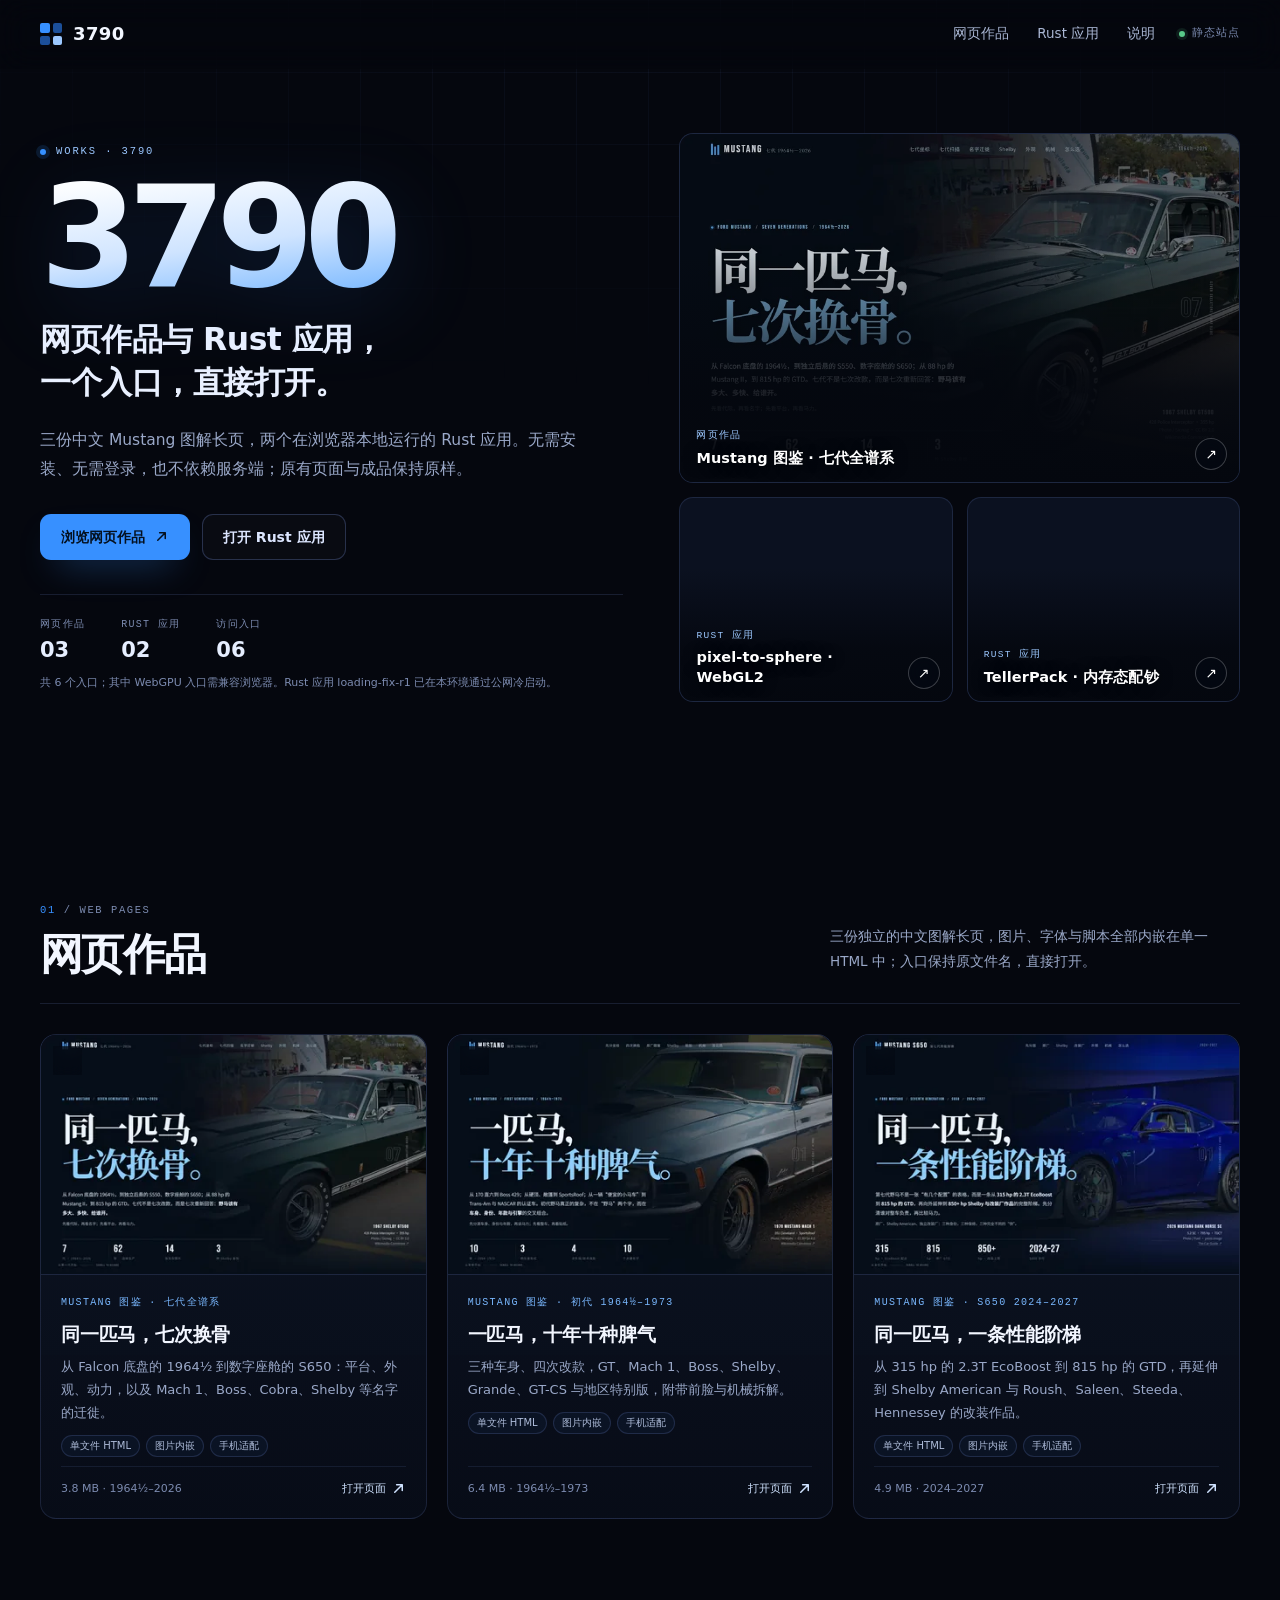
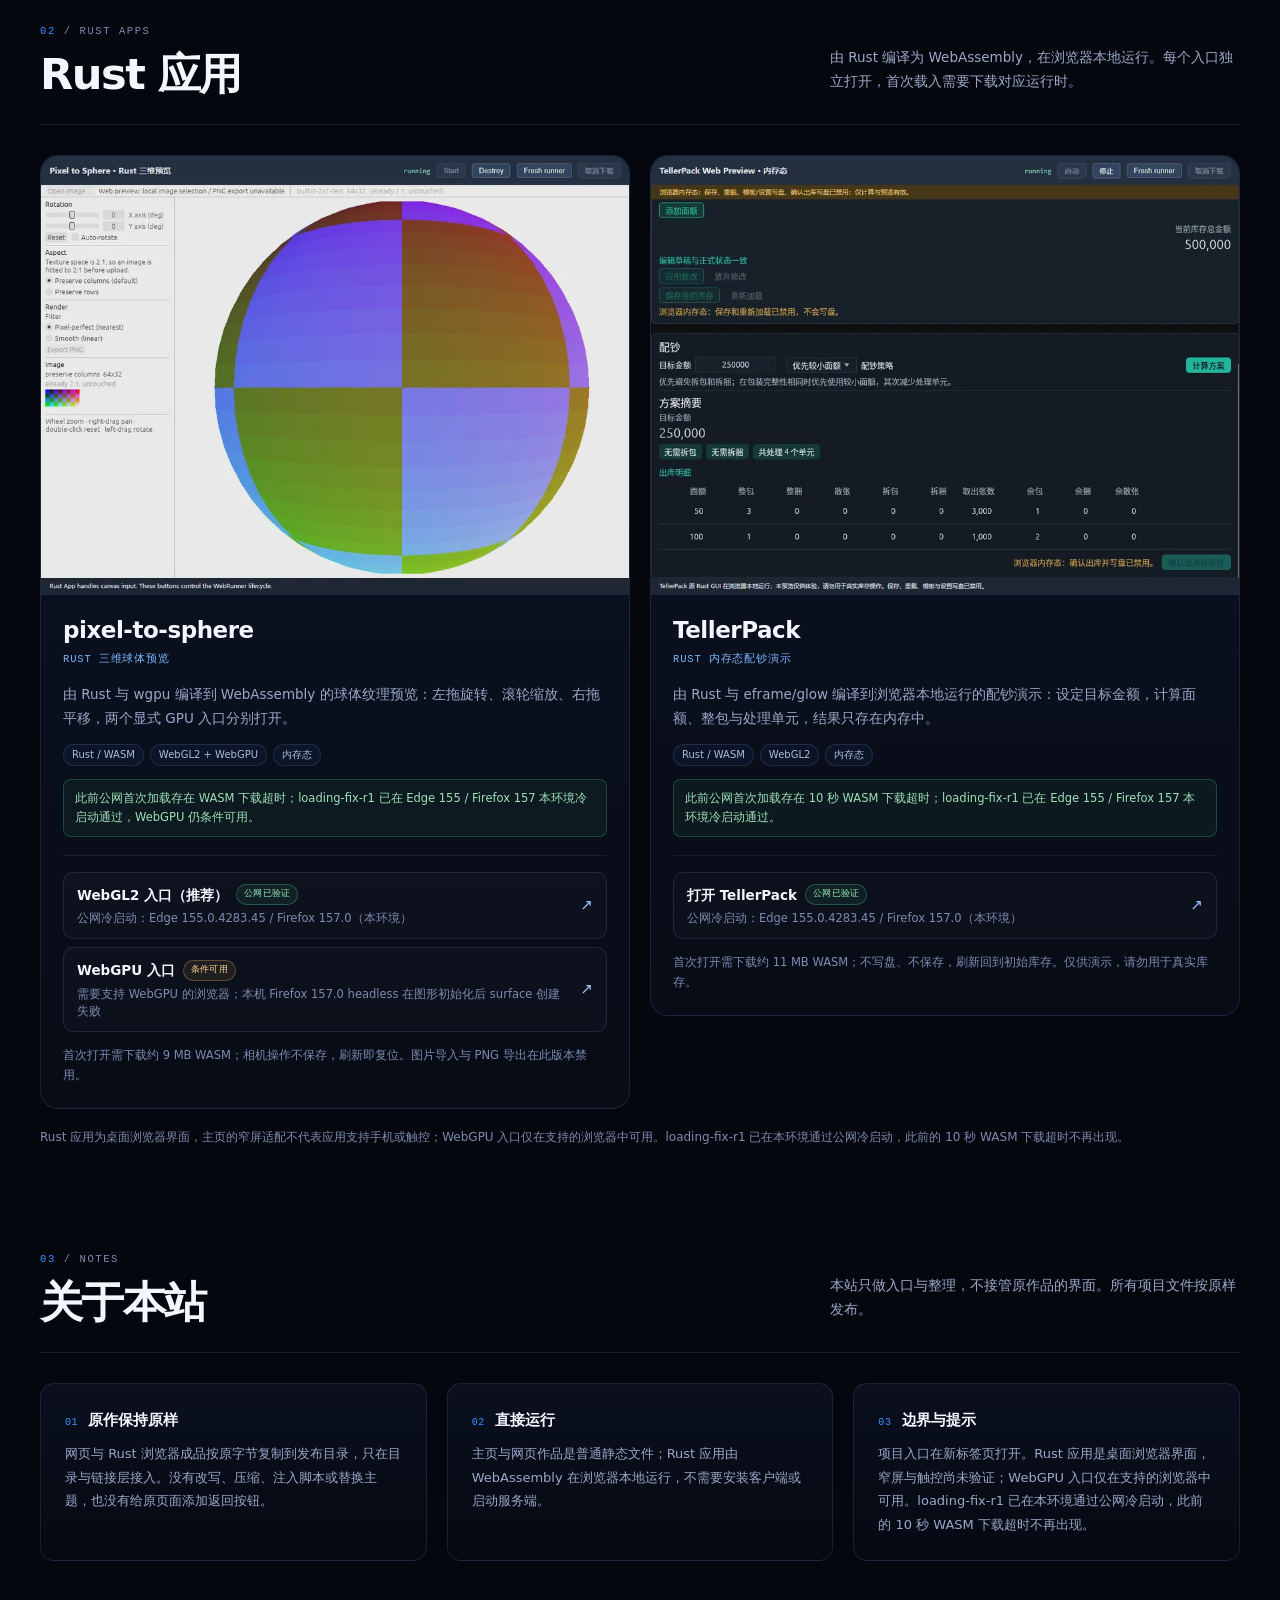
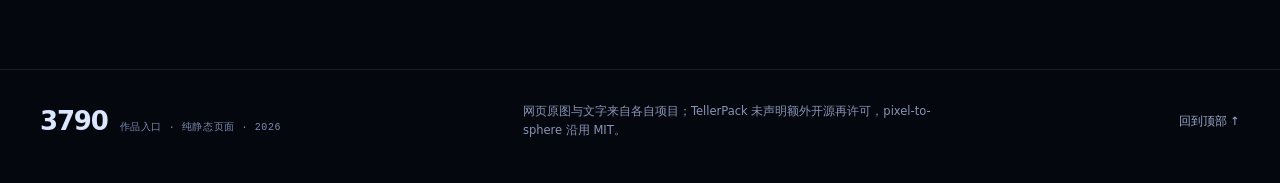
<file: docs/index.html>
<!doctype html>
<html lang="zh-CN">
<head>
  <meta charset="utf-8">
  <meta name="viewport" content="width=device-width, initial-scale=1">
  <title>3790 · 网页作品与 Rust 应用</title>
  <meta name="description" content="3790 的作品入口：三份中文 Mustang 网页图解，以及两个在浏览器本地运行的 Rust 应用。无需安装，直接打开。">
  <meta name="theme-color" content="#05070e">
  <meta name="color-scheme" content="dark">
  <meta property="og:type" content="website">
  <meta property="og:title" content="3790 · 网页作品与 Rust 应用">
  <meta property="og:description" content="3790 的作品入口：三份中文 Mustang 网页图解，以及两个在浏览器本地运行的 Rust 应用。无需安装，直接打开。">
  <link rel="icon" href="assets/favicon.svg" type="image/svg+xml">
  <link rel="stylesheet" href="assets/styles.css">
  <script src="assets/main.js" defer></script>
</head>
<body id="top">
  <a class="skip-link" href="#main">跳到主要内容</a>

  <header class="site-header">
    <div class="shell header-inner">
      <a class="brand" href="./" aria-label="3790 首页">
        <span class="brand-glyph" aria-hidden="true"><i></i><i></i><i></i><i></i></span>
        <span class="brand-word">3790</span>
      </a>
      <nav class="site-nav" aria-label="主导航">
        <a href="#web">网页作品</a>
        <a href="#rust">Rust 应用</a>
        <a href="#about">说明</a>
      </nav>
      <p class="header-meta"><span class="status-dot" aria-hidden="true"></span>静态站点</p>
    </div>
  </header>

  <main id="main">
    <section class="hero shell" aria-labelledby="hero-title">
      <div class="hero-copy">
        <p class="eyebrow"><span class="eyebrow-dot" aria-hidden="true"></span>WORKS · 3790</p>
        <h1 class="hero-title" id="hero-title">
          <span class="hero-num">3790</span>
          <span class="hero-tagline">网页作品与 Rust 应用，<br>一个入口，直接打开。</span>
        </h1>
        <p class="lede">三份中文 Mustang 图解长页，两个在浏览器本地运行的 Rust 应用。无需安装、无需登录，也不依赖服务端；原有页面与成品保持原样。</p>
        <div class="hero-actions">
          <a class="btn btn-primary" href="#web">浏览网页作品<svg viewBox="0 0 16 16" width="15" height="15" aria-hidden="true" focusable="false"><path d="M4 12 12 4M6 4h6v6" fill="none" stroke="currentColor" stroke-width="1.6" stroke-linecap="round" stroke-linejoin="round"/></svg></a>
          <a class="btn btn-ghost" href="#rust">打开 Rust 应用</a>
        </div>
        <dl class="facts" aria-label="站点概况">
          <div class="fact"><dt>网页作品</dt><dd>03</dd></div>
          <div class="fact"><dt>Rust 应用</dt><dd>02</dd></div>
          <div class="fact"><dt>访问入口</dt><dd>06</dd></div>
        </dl>
        <p class="facts-note">共 6 个入口；其中 WebGPU 入口需兼容浏览器。Rust 应用 loading-fix-r1 已在本环境通过公网冷启动。</p>
      </div>
      <div class="hero-gallery" aria-label="精选入口">
        <a class="tile tile--feature" href="pages/mustang-atlas/mustang-all-generations.html" target="_blank" rel="noopener noreferrer" aria-label="Mustang 图鉴 · 七代全谱系（在新标签页打开）">
          <img src="assets/previews/mustang-all-generations-880.webp" srcset="assets/previews/mustang-all-generations-440.webp 440w, assets/previews/mustang-all-generations-880.webp 880w" sizes="(max-width: 860px) 82vw, (max-width: 1080px) 31vw, 47vw" width="880" height="550" alt="" fetchpriority="high" decoding="async">
          <span class="tile-caption"><span class="tile-kicker">网页作品</span><strong>Mustang 图鉴 · 七代全谱系</strong></span>
          <span class="tile-go" aria-hidden="true">↗</span>
        </a>
        <a class="tile" href="apps/pixel-to-sphere/webgl2/index.html" target="_blank" rel="noopener noreferrer" aria-label="pixel-to-sphere · WebGL2（在新标签页打开）">
          <img src="assets/previews/pixel-webgl2-880.webp" srcset="assets/previews/pixel-webgl2-440.webp 440w, assets/previews/pixel-webgl2-880.webp 880w" sizes="(max-width: 860px) 82vw, (max-width: 1080px) 31vw, 24vw" width="880" height="656" alt="" decoding="async">
          <span class="tile-caption"><span class="tile-kicker">Rust 应用</span><strong>pixel-to-sphere · WebGL2</strong></span>
          <span class="tile-go" aria-hidden="true">↗</span>
        </a>
        <a class="tile" href="apps/tellerpack/index.html" target="_blank" rel="noopener noreferrer" aria-label="TellerPack · 内存态配钞（在新标签页打开）">
          <img src="assets/previews/tellerpack-glow-880.webp" srcset="assets/previews/tellerpack-glow-440.webp 440w, assets/previews/tellerpack-glow-880.webp 880w" sizes="(max-width: 860px) 82vw, (max-width: 1080px) 31vw, 24vw" width="880" height="656" alt="" decoding="async">
          <span class="tile-caption"><span class="tile-kicker">Rust 应用</span><strong>TellerPack · 内存态配钞</strong></span>
          <span class="tile-go" aria-hidden="true">↗</span>
        </a>
      </div>
    </section>

    <section class="section shell" id="web" aria-labelledby="web-title">
      <div class="section-head">
        <div>
          <p class="section-kicker"><span>01</span> / WEB PAGES</p>
          <h2 id="web-title">网页作品</h2>
        </div>
        <p class="section-note">三份独立的中文图解长页，图片、字体与脚本全部内嵌在单一 HTML 中；入口保持原文件名，直接打开。</p>
      </div>
      <div class="work-grid">
        <article class="work-card">
          <div class="work-media">
            <img src="assets/previews/mustang-all-generations-880.webp" srcset="assets/previews/mustang-all-generations-440.webp 440w, assets/previews/mustang-all-generations-880.webp 880w" sizes="(max-width: 720px) 92vw, (max-width: 1080px) 45vw, 30vw" width="880" height="550" alt="Mustang 七代全谱系页面顶部：深蓝背景上的白色大标题“同一匹马，七次换骨”，右侧是一辆绿色 1967 Shelby GT500。" loading="lazy" decoding="async">
            <span class="work-index" aria-hidden="true">01</span>
          </div>
          <div class="work-body">
            <p class="work-kicker">Mustang 图鉴 · 七代全谱系</p>
            <h3 class="work-title"><a href="pages/mustang-atlas/mustang-all-generations.html" target="_blank" rel="noopener noreferrer">同一匹马，七次换骨<span class="sr-only">（在新标签页打开）</span></a></h3>
            <p class="work-desc">从 Falcon 底盘的 1964½ 到数字座舱的 S650：平台、外观、动力，以及 Mach 1、Boss、Cobra、Shelby 等名字的迁徙。</p>
            <div class="work-tags"><span class="tag">单文件 HTML</span><span class="tag">图片内嵌</span><span class="tag">手机适配</span></div>
            <div class="work-foot">
              <span>3.8 MB · 1964½–2026</span>
              <span class="work-open" aria-hidden="true">打开页面 <svg viewBox="0 0 16 16" width="15" height="15" aria-hidden="true" focusable="false"><path d="M4 12 12 4M6 4h6v6" fill="none" stroke="currentColor" stroke-width="1.6" stroke-linecap="round" stroke-linejoin="round"/></svg></span>
            </div>
          </div>
        </article>
        <article class="work-card">
          <div class="work-media">
            <img src="assets/previews/mustang-first-generation-880.webp" srcset="assets/previews/mustang-first-generation-440.webp 440w, assets/previews/mustang-first-generation-880.webp 880w" sizes="(max-width: 720px) 92vw, (max-width: 1080px) 45vw, 30vw" width="880" height="550" alt="初代 Mustang 页面顶部：深蓝背景与浅蓝色大标题“一匹马，十年十种脾气”，右侧是一辆蓝色 1970 Mustang Mach 1。" loading="lazy" decoding="async">
            <span class="work-index" aria-hidden="true">02</span>
          </div>
          <div class="work-body">
            <p class="work-kicker">Mustang 图鉴 · 初代 1964½–1973</p>
            <h3 class="work-title"><a href="pages/mustang-atlas/mustang-first-generation.html" target="_blank" rel="noopener noreferrer">一匹马，十年十种脾气<span class="sr-only">（在新标签页打开）</span></a></h3>
            <p class="work-desc">三种车身、四次改款，GT、Mach 1、Boss、Shelby、Grande、GT-CS 与地区特别版，附带前脸与机械拆解。</p>
            <div class="work-tags"><span class="tag">单文件 HTML</span><span class="tag">图片内嵌</span><span class="tag">手机适配</span></div>
            <div class="work-foot">
              <span>6.4 MB · 1964½–1973</span>
              <span class="work-open" aria-hidden="true">打开页面 <svg viewBox="0 0 16 16" width="15" height="15" aria-hidden="true" focusable="false"><path d="M4 12 12 4M6 4h6v6" fill="none" stroke="currentColor" stroke-width="1.6" stroke-linecap="round" stroke-linejoin="round"/></svg></span>
            </div>
          </div>
        </article>
        <article class="work-card">
          <div class="work-media">
            <img src="assets/previews/mustang-s650-880.webp" srcset="assets/previews/mustang-s650-440.webp 440w, assets/previews/mustang-s650-880.webp 880w" sizes="(max-width: 720px) 92vw, (max-width: 1080px) 45vw, 30vw" width="880" height="550" alt="S650 页面顶部：深蓝色标题“同一匹马，一条性能阶梯”，右侧是一辆蓝色第七代 Mustang Dark Horse。" loading="lazy" decoding="async">
            <span class="work-index" aria-hidden="true">03</span>
          </div>
          <div class="work-body">
            <p class="work-kicker">Mustang 图鉴 · S650 2024–2027</p>
            <h3 class="work-title"><a href="pages/mustang-atlas/mustang-s650-performance-ladder.html" target="_blank" rel="noopener noreferrer">同一匹马，一条性能阶梯<span class="sr-only">（在新标签页打开）</span></a></h3>
            <p class="work-desc">从 315 hp 的 2.3T EcoBoost 到 815 hp 的 GTD，再延伸到 Shelby American 与 Roush、Saleen、Steeda、Hennessey 的改装作品。</p>
            <div class="work-tags"><span class="tag">单文件 HTML</span><span class="tag">图片内嵌</span><span class="tag">手机适配</span></div>
            <div class="work-foot">
              <span>4.9 MB · 2024–2027</span>
              <span class="work-open" aria-hidden="true">打开页面 <svg viewBox="0 0 16 16" width="15" height="15" aria-hidden="true" focusable="false"><path d="M4 12 12 4M6 4h6v6" fill="none" stroke="currentColor" stroke-width="1.6" stroke-linecap="round" stroke-linejoin="round"/></svg></span>
            </div>
          </div>
        </article>
      </div>
    </section>

    <section class="section shell" id="rust" aria-labelledby="rust-title">
      <div class="section-head">
        <div>
          <p class="section-kicker"><span>02</span> / RUST APPS</p>
          <h2 id="rust-title">Rust 应用</h2>
        </div>
        <p class="section-note">由 Rust 编译为 WebAssembly，在浏览器本地运行。每个入口独立打开，首次载入需要下载对应运行时。</p>
      </div>
      <div class="app-grid">
        <article class="app-card">
          <div class="app-media"><img src="assets/previews/pixel-webgl2-880.webp" srcset="assets/previews/pixel-webgl2-440.webp 440w, assets/previews/pixel-webgl2-880.webp 880w" sizes="(max-width: 1080px) 92vw, 46vw" width="880" height="656" alt="pixel-to-sphere 浏览器界面：左侧是旋转、渲染与图像设置面板，右侧是一个用 64×32 测试纹理贴图的彩色球体。" loading="lazy" decoding="async"></div>
          <div class="app-body">
            <h3 class="app-title">pixel-to-sphere</h3>
            <p class="app-sub">Rust 三维球体预览</p>
            <p class="app-desc">由 Rust 与 wgpu 编译到 WebAssembly 的球体纹理预览：左拖旋转、滚轮缩放、右拖平移，两个显式 GPU 入口分别打开。</p>
            <div class="app-tags"><span class="tag">Rust / WASM</span><span class="tag">WebGL2 + WebGPU</span><span class="tag">内存态</span></div>
            <p class="app-status app-status-ok">此前公网首次加载存在 WASM 下载超时；loading-fix-r1 已在 Edge 155 / Firefox 157 本环境冷启动通过，WebGPU 仍条件可用。</p>
            <div class="app-entries">
            <a class="entry-link" href="apps/pixel-to-sphere/webgl2/index.html" target="_blank" rel="noopener noreferrer">
              <span class="entry-main">
                <span class="entry-title">WebGL2 入口（推荐） <span class="badge badge-ok">公网已验证</span></span>
                <span class="entry-desc">公网冷启动：Edge 155.0.4283.45 / Firefox 157.0（本环境）</span>
              </span>
              <span class="entry-go" aria-hidden="true">↗</span>
              <span class="sr-only">（在新标签页打开）</span>
            </a>
            <a class="entry-link" href="apps/pixel-to-sphere/webgpu/index.html" target="_blank" rel="noopener noreferrer">
              <span class="entry-main">
                <span class="entry-title">WebGPU 入口 <span class="badge badge-warn">条件可用</span></span>
                <span class="entry-desc">需要支持 WebGPU 的浏览器；本机 Firefox 157.0 headless 在图形初始化后 surface 创建失败</span>
              </span>
              <span class="entry-go" aria-hidden="true">↗</span>
              <span class="sr-only">（在新标签页打开）</span>
            </a>
            </div>
            <p class="app-note">首次打开需下载约 9 MB WASM；相机操作不保存，刷新即复位。图片导入与 PNG 导出在此版本禁用。</p>
          </div>
        </article>
        <article class="app-card">
          <div class="app-media"><img src="assets/previews/tellerpack-glow-880.webp" srcset="assets/previews/tellerpack-glow-440.webp 440w, assets/previews/tellerpack-glow-880.webp 880w" sizes="(max-width: 1080px) 92vw, 46vw" width="880" height="656" alt="TellerPack 浏览器界面：顶部是运行状态与启动按钮，中部是配钞表单，下方是 50 元与 100 元的出库明细表。" loading="lazy" decoding="async"></div>
          <div class="app-body">
            <h3 class="app-title">TellerPack</h3>
            <p class="app-sub">Rust 内存态配钞演示</p>
            <p class="app-desc">由 Rust 与 eframe/glow 编译到浏览器本地运行的配钞演示：设定目标金额，计算面额、整包与处理单元，结果只存在内存中。</p>
            <div class="app-tags"><span class="tag">Rust / WASM</span><span class="tag">WebGL2</span><span class="tag">内存态</span></div>
            <p class="app-status app-status-ok">此前公网首次加载存在 10 秒 WASM 下载超时；loading-fix-r1 已在 Edge 155 / Firefox 157 本环境冷启动通过。</p>
            <div class="app-entries">
            <a class="entry-link" href="apps/tellerpack/index.html" target="_blank" rel="noopener noreferrer">
              <span class="entry-main">
                <span class="entry-title">打开 TellerPack <span class="badge badge-ok">公网已验证</span></span>
                <span class="entry-desc">公网冷启动：Edge 155.0.4283.45 / Firefox 157.0（本环境）</span>
              </span>
              <span class="entry-go" aria-hidden="true">↗</span>
              <span class="sr-only">（在新标签页打开）</span>
            </a>
            </div>
            <p class="app-note">首次打开需下载约 11 MB WASM；不写盘、不保存，刷新回到初始库存。仅供演示，请勿用于真实库存。</p>
          </div>
        </article>
      </div>
      <p class="section-footnote">Rust 应用为桌面浏览器界面，主页的窄屏适配不代表应用支持手机或触控；WebGPU 入口仅在支持的浏览器中可用。loading-fix-r1 已在本环境通过公网冷启动，此前的 10 秒 WASM 下载超时不再出现。</p>
    </section>

    <section class="section shell about" id="about" aria-labelledby="about-title">
      <div class="section-head">
        <div>
          <p class="section-kicker"><span>03</span> / NOTES</p>
          <h2 id="about-title">关于本站</h2>
        </div>
        <p class="section-note">本站只做入口与整理，不接管原作品的界面。所有项目文件按原样发布。</p>
      </div>
      <div class="note-grid">
        <article class="note-card">
          <h3><span class="note-num" aria-hidden="true">01</span>原作保持原样</h3>
          <p>网页与 Rust 浏览器成品按原字节复制到发布目录，只在目录与链接层接入。没有改写、压缩、注入脚本或替换主题，也没有给原页面添加返回按钮。</p>
        </article>
        <article class="note-card">
          <h3><span class="note-num" aria-hidden="true">02</span>直接运行</h3>
          <p>主页与网页作品是普通静态文件；Rust 应用由 WebAssembly 在浏览器本地运行，不需要安装客户端或启动服务端。</p>
        </article>
        <article class="note-card">
          <h3><span class="note-num" aria-hidden="true">03</span>边界与提示</h3>
          <p>项目入口在新标签页打开。Rust 应用是桌面浏览器界面，窄屏与触控尚未验证；WebGPU 入口仅在支持的浏览器中可用。loading-fix-r1 已在本环境通过公网冷启动，此前的 10 秒 WASM 下载超时不再出现。</p>
        </article>
      </div>
    </section>
  </main>

  <footer class="site-footer">
    <div class="shell footer-inner">
      <div class="footer-brand-wrap">
        <span class="footer-brand">3790</span>
        <span class="footer-meta">作品入口 · 纯静态页面 · 2026</span>
      </div>
      <p class="footer-license">网页原图与文字来自各自项目；TellerPack 未声明额外开源再许可，pixel-to-sphere 沿用 MIT。</p>
      <a class="footer-top" href="#top">回到顶部 <span aria-hidden="true">↑</span></a>
    </div>
  </footer>
</body>
</html>
</file>
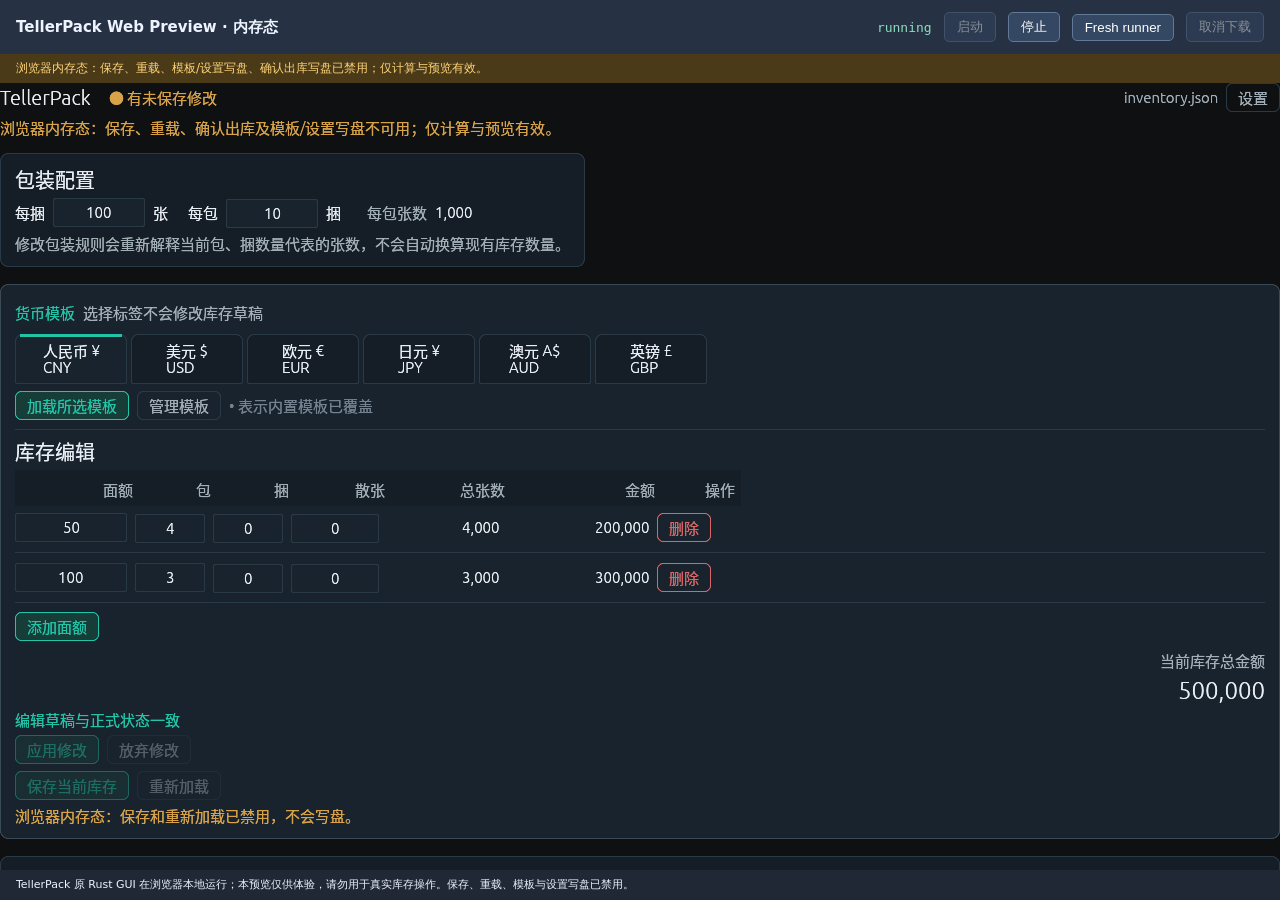
<file: docs/apps/tellerpack/index.html>
<!doctype html>
<html lang="zh-CN">
<head>
  <meta charset="UTF-8">
  <meta name="viewport" content="width=device-width,initial-scale=1">
  <link rel="icon" href="data:,">
  <title>TellerPack Web Preview（内存态）</title>
  <script type="module" crossorigin src="./assets/index-DPO_h0PC.js"></script>
  <link rel="stylesheet" crossorigin href="./assets/index-D_6ryEp8.css">
</head>
<body>
  <main>
    <header>
      <strong id="title">TellerPack Web Preview · 内存态</strong>
      <span id="status" role="status">loading</span>
      <button id="start">启动</button>
      <button id="destroy">停止</button>
      <button id="restart">重新启动</button>
    </header>
    <div id="memory-notice" role="note">浏览器内存态：保存、重载、模板/设置写盘、确认出库写盘已禁用；仅计算与预览有效。</div>
    <pre id="error" role="alert" hidden></pre>
    <section id="surface"><canvas id="gui-canvas" aria-label="TellerPack 原 Rust GUI"></canvas></section>
    <footer>TellerPack 原 Rust GUI 在浏览器本地运行；本预览仅供体验，请勿用于真实库存操作。保存、重载、模板与设置写盘已禁用。</footer>
  </main></body>
</html>
</file>
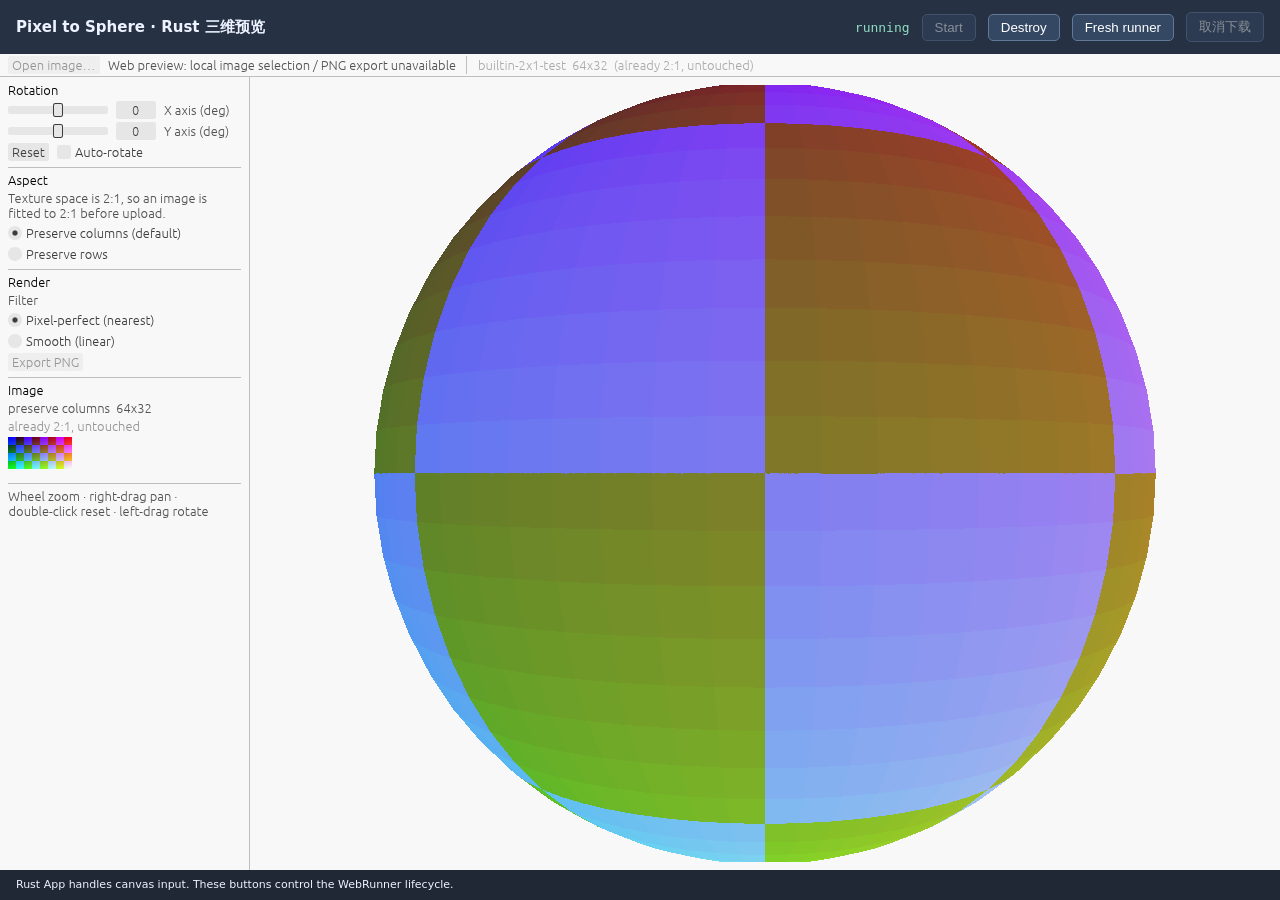
<file: docs/apps/pixel-to-sphere/webgl2/index.html>
<!doctype html>
<html lang="zh-CN"><head><meta charset="UTF-8"><meta name="viewport" content="width=device-width,initial-scale=1"><title>Rust GUI</title>
  <script type="module" crossorigin src="./assets/index-Dzta7bMx.js"></script>
  <link rel="stylesheet" crossorigin href="./assets/index-Bp804-7w.css">
</head>
<body><main>
  <header><strong id="title">Rust GUI</strong><span id="status" role="status">loading</span><button id="start">Start</button><button id="destroy">Destroy</button><button id="restart">Fresh runner</button></header>
  <pre id="error" role="alert" hidden></pre>
  <section id="surface"><canvas id="gui-canvas" aria-label="Real Rust GUI"></canvas></section>
  <footer>Rust App handles canvas input. These buttons control the WebRunner lifecycle.</footer>
</main></body></html>
</file>
<file: docs/assets/styles.css>
:root {
  color-scheme: dark;
  --bg: #05070e;
  --bg-soft: #080c16;
  --surface: #0b1120;
  --surface-2: #0e1628;
  --ink: #f2f6ff;
  --muted: #9aa8c8;
  --dim: #7c8bb0;
  --brand: #3790FF;
  --brand-bright: #79b8ff;
  --brand-soft: #9cc8ff;
  --line: rgba(140, 167, 255, 0.14);
  --line-strong: rgba(140, 167, 255, 0.24);
  --radius: 16px;
  --font-sans: "Segoe UI Variable Text", "Segoe UI", "Noto Sans SC", "PingFang SC", "Microsoft YaHei", "Hiragino Sans GB", system-ui, -apple-system, sans-serif;
  --font-display: "Segoe UI Variable Display", "Segoe UI", "Noto Sans SC", "PingFang SC", "Microsoft YaHei", system-ui, sans-serif;
  --font-mono: "Cascadia Mono", "Consolas", "SFMono-Regular", ui-monospace, monospace;
  --shell: 1200px;
}

*,
*::before,
*::after {
  box-sizing: border-box;
}

html {
  scroll-behavior: smooth;
  scroll-padding-top: 92px;
  background: var(--bg);
}

body {
  margin: 0;
  min-width: 280px;
  color: var(--ink);
  background:
    radial-gradient(920px 540px at 82% -10%, rgba(55, 144, 255, 0.2), transparent 62%),
    radial-gradient(720px 480px at 4% -12%, rgba(55, 144, 255, 0.12), transparent 64%),
    var(--bg);
  background-repeat: no-repeat;
  font-family: var(--font-sans);
  font-size: 16px;
  line-height: 1.65;
  -webkit-font-smoothing: antialiased;
  text-rendering: optimizeLegibility;
}

body::before {
  content: "";
  position: fixed;
  inset: 0;
  z-index: 0;
  pointer-events: none;
  background-image:
    linear-gradient(rgba(120, 160, 255, 0.05) 1px, transparent 1px),
    linear-gradient(90deg, rgba(120, 160, 255, 0.05) 1px, transparent 1px);
  background-size: 72px 72px;
  -webkit-mask-image: radial-gradient(ellipse 82% 58% at 50% 0%, #000 12%, transparent 76%);
  mask-image: radial-gradient(ellipse 82% 58% at 50% 0%, #000 12%, transparent 76%);
}

::selection {
  color: #04101f;
  background: var(--brand);
}

img {
  max-width: 100%;
}

a {
  color: inherit;
}

:focus-visible {
  outline: 2px solid var(--brand-bright);
  outline-offset: 3px;
  border-radius: 4px;
}

.shell {
  width: min(var(--shell), calc(100% - 48px));
  margin-inline: auto;
}

.sr-only {
  position: absolute;
  width: 1px;
  height: 1px;
  padding: 0;
  margin: -1px;
  overflow: hidden;
  clip: rect(0 0 0 0);
  white-space: nowrap;
  border: 0;
}

.skip-link {
  position: absolute;
  top: 12px;
  left: 12px;
  z-index: 100;
  padding: 10px 14px;
  border-radius: 8px;
  background: var(--brand);
  color: #04101f;
  font-weight: 600;
  text-decoration: none;
  transform: translateY(-160%);
}

.skip-link:focus-visible {
  transform: translateY(0);
  outline-color: #fff;
}

/* Header */

.site-header {
  position: sticky;
  top: 0;
  z-index: 50;
  border-bottom: 1px solid transparent;
  background: rgba(5, 7, 14, 0.55);
  -webkit-backdrop-filter: blur(16px);
  backdrop-filter: blur(16px);
  transition: background-color 0.25s ease, border-color 0.25s ease;
}

.site-header.is-scrolled {
  border-bottom-color: var(--line);
  background: rgba(5, 7, 14, 0.86);
}

.header-inner {
  min-height: 68px;
  display: flex;
  align-items: center;
  justify-content: space-between;
  gap: 24px;
}

.brand {
  display: inline-flex;
  align-items: center;
  gap: 11px;
  color: var(--ink);
  text-decoration: none;
}

.brand-glyph {
  display: grid;
  grid-template-columns: 1fr 1fr;
  gap: 3px;
  width: 22px;
  height: 22px;
}

.brand-glyph i {
  display: block;
  border-radius: 2px;
  background: var(--brand);
}

.brand-glyph i:nth-child(2),
.brand-glyph i:nth-child(3) {
  background: #1c4f99;
}

.brand-glyph i:nth-child(4) {
  background: var(--brand-soft);
}

.brand-word {
  font-family: var(--font-display);
  font-size: 18px;
  font-weight: 700;
  letter-spacing: 0.02em;
  font-variant-numeric: tabular-nums;
}

.site-nav {
  display: flex;
  align-items: center;
  gap: 28px;
  margin-left: auto;
}

.site-nav a {
  padding: 8px 0;
  border-bottom: 1px solid transparent;
  color: #aab7d4;
  font-size: 13.5px;
  text-decoration: none;
  transition: color 0.2s ease, border-color 0.2s ease;
}

.site-nav a:hover {
  color: #fff;
}

.site-nav a[aria-current="true"] {
  color: #fff;
  border-bottom-color: var(--brand);
}

.header-meta {
  display: flex;
  align-items: center;
  gap: 7px;
  margin: 0;
  color: var(--dim);
  font-family: var(--font-mono);
  font-size: 10.5px;
  letter-spacing: 0.09em;
}

.status-dot {
  width: 6px;
  height: 6px;
  border-radius: 50%;
  background: #59c98a;
  box-shadow: 0 0 0 3px rgba(89, 201, 138, 0.12);
}

main,
.site-footer {
  position: relative;
  z-index: 1;
}

/* Hero */

.hero {
  display: grid;
  grid-template-columns: minmax(0, 1.02fr) minmax(0, 0.98fr);
  align-items: center;
  gap: 56px;
  padding: 64px 0 96px;
}

.eyebrow {
  display: flex;
  align-items: center;
  gap: 10px;
  margin: 0 0 20px;
  color: var(--brand-soft);
  font-family: var(--font-mono);
  font-size: 10.5px;
  font-weight: 500;
  letter-spacing: 0.18em;
  text-transform: uppercase;
}

.eyebrow-dot {
  width: 6px;
  height: 6px;
  border-radius: 50%;
  background: var(--brand);
  box-shadow: 0 0 0 4px rgba(55, 144, 255, 0.14);
}

.hero-title {
  margin: 0;
}

.hero-num {
  display: block;
  color: #ecf4ff;
  font-family: var(--font-display);
  font-size: clamp(5rem, 11vw, 9rem);
  font-weight: 800;
  line-height: 0.82;
  letter-spacing: -0.07em;
  font-variant-numeric: tabular-nums;
}

@supports ((-webkit-background-clip: text) or (background-clip: text)) {
  .hero-num {
    background: linear-gradient(172deg, #fbfdff 6%, #cfe4ff 46%, #79b8ff 82%, #2f83ee 112%);
    -webkit-background-clip: text;
    background-clip: text;
    color: transparent;
    filter: drop-shadow(0 18px 42px rgba(55, 144, 255, 0.16));
  }
}

.hero-tagline {
  display: block;
  max-width: 15em;
  margin-top: 22px;
  color: #e9f0ff;
  font-family: var(--font-display);
  font-size: clamp(1.4rem, 2.45vw, 2.1rem);
  font-weight: 600;
  line-height: 1.38;
  letter-spacing: -0.015em;
  text-wrap: balance;
}

.lede {
  max-width: 35em;
  margin: 22px 0 0;
  color: var(--muted);
  font-size: 15.5px;
  line-height: 1.85;
}

.hero-actions {
  display: flex;
  flex-wrap: wrap;
  gap: 12px;
  margin-top: 30px;
}

.btn {
  display: inline-flex;
  align-items: center;
  justify-content: center;
  gap: 9px;
  min-height: 46px;
  padding: 0 20px;
  border: 1px solid transparent;
  border-radius: 11px;
  font-size: 14px;
  font-weight: 600;
  line-height: 1;
  text-decoration: none;
  transition: background-color 0.2s ease, border-color 0.2s ease, transform 0.2s ease;
}

.btn svg {
  flex: none;
  transition: transform 0.2s ease;
}

.btn:hover svg {
  transform: translate(2px, -2px);
}

.btn-primary {
  background: var(--brand);
  color: #04101f;
  box-shadow: 0 16px 36px -18px rgba(55, 144, 255, 0.75);
}

.btn-primary:hover {
  background: #5aa5ff;
}

.btn-ghost {
  border-color: var(--line-strong);
  background: rgba(255, 255, 255, 0.02);
  color: #dce6ff;
}

.btn-ghost:hover {
  border-color: rgba(121, 184, 255, 0.45);
  background: rgba(55, 144, 255, 0.08);
}

.facts {
  display: flex;
  gap: 36px;
  margin: 34px 0 0;
  padding: 22px 0 0;
  border-top: 1px solid var(--line);
}

.facts-note {
  margin: 13px 0 0;
  color: var(--dim);
  font-size: 11px;
  line-height: 1.65;
}

.fact dt {
  margin: 0;
  color: var(--dim);
  font-family: var(--font-mono);
  font-size: 10px;
  font-weight: 500;
  letter-spacing: 0.13em;
  text-transform: uppercase;
}

.fact dd {
  margin: 7px 0 0;
  color: #e6eeff;
  font-size: 21px;
  font-weight: 650;
  line-height: 1;
  font-variant-numeric: tabular-nums;
}

/* Hero gallery */

.hero-gallery {
  display: grid;
  grid-template-columns: repeat(2, minmax(0, 1fr));
  gap: 14px;
  min-width: 0;
}

.tile {
  position: relative;
  display: block;
  overflow: hidden;
  isolation: isolate;
  border: 1px solid var(--line);
  border-radius: 14px;
  background: var(--surface);
  aspect-ratio: 4 / 3;
  transition: border-color 0.3s ease, transform 0.3s ease, box-shadow 0.3s ease;
}

.tile--feature {
  grid-column: 1 / -1;
  aspect-ratio: 16 / 10;
}

.tile img {
  width: 100%;
  height: 100%;
  object-fit: cover;
  object-position: top center;
  filter: brightness(0.82) saturate(0.95);
  transition: transform 0.6s cubic-bezier(0.2, 0.7, 0.2, 1), filter 0.4s ease;
}

.tile::after {
  content: "";
  position: absolute;
  inset: 0;
  z-index: 1;
  background: linear-gradient(180deg, rgba(4, 7, 14, 0) 34%, rgba(4, 7, 14, 0.38) 52%, rgba(4, 7, 14, 0.86) 74%, rgba(4, 7, 14, 0.98) 100%);
}

.tile:hover {
  border-color: rgba(121, 184, 255, 0.42);
  box-shadow: 0 26px 60px -32px rgba(55, 144, 255, 0.6);
}

.tile:hover img {
  transform: scale(1.035);
  filter: brightness(0.95) saturate(1.02);
}

.tile-caption {
  position: absolute;
  right: 56px;
  bottom: 14px;
  left: 16px;
  z-index: 2;
  display: flex;
  flex-direction: column;
  gap: 5px;
}

.tile-kicker {
  color: var(--brand-soft);
  font-family: var(--font-mono);
  font-size: 9.5px;
  font-weight: 500;
  letter-spacing: 0.14em;
  text-transform: uppercase;
}

.tile-caption strong {
  color: #fff;
  font-size: 14.5px;
  font-weight: 600;
  line-height: 1.35;
  letter-spacing: 0.005em;
  text-shadow: 0 1px 14px rgba(0, 0, 0, 0.7);
}

.tile-go {
  position: absolute;
  right: 12px;
  bottom: 12px;
  z-index: 2;
  display: grid;
  width: 32px;
  height: 32px;
  place-items: center;
  border: 1px solid rgba(255, 255, 255, 0.22);
  border-radius: 50%;
  background: rgba(5, 9, 20, 0.58);
  color: #fff;
  font-size: 14px;
  -webkit-backdrop-filter: blur(8px);
  backdrop-filter: blur(8px);
  transition: background-color 0.2s ease, color 0.2s ease, border-color 0.2s ease, transform 0.2s ease;
}

.tile:hover .tile-go {
  border-color: var(--brand);
  background: var(--brand);
  color: #04101f;
  transform: translate(1px, -1px);
}

/* Sections */

.section {
  padding-top: 104px;
  scroll-margin-top: 88px;
}

.section-head {
  display: grid;
  grid-template-columns: minmax(0, 1fr) minmax(280px, 410px);
  align-items: end;
  gap: 40px;
  padding-bottom: 26px;
  margin-bottom: 30px;
  border-bottom: 1px solid var(--line);
}

.section-kicker {
  display: flex;
  align-items: center;
  gap: 8px;
  margin: 0 0 12px;
  color: var(--dim);
  font-family: var(--font-mono);
  font-size: 10.5px;
  font-weight: 500;
  letter-spacing: 0.15em;
  text-transform: uppercase;
}

.section-kicker span {
  color: var(--brand);
}

.section-head h2 {
  margin: 0;
  font-family: var(--font-display);
  font-size: clamp(2rem, 3.4vw, 2.7rem);
  font-weight: 650;
  line-height: 1.05;
  letter-spacing: -0.035em;
}

.section-note {
  margin: 0 0 4px;
  color: var(--muted);
  font-size: 13.5px;
  line-height: 1.8;
}

.section-footnote {
  margin: 18px 0 0;
  color: var(--dim);
  font-size: 12px;
  line-height: 1.7;
}

/* Work cards */

.work-grid {
  display: grid;
  grid-template-columns: repeat(3, minmax(0, 1fr));
  gap: 20px;
}

.work-card {
  position: relative;
  display: flex;
  flex-direction: column;
  overflow: hidden;
  border: 1px solid var(--line);
  border-radius: var(--radius);
  background: linear-gradient(180deg, rgba(17, 25, 45, 0.74), rgba(8, 13, 24, 0.92));
  transition: transform 0.3s ease, border-color 0.3s ease, box-shadow 0.3s ease;
}

.work-card:hover {
  transform: translateY(-4px);
  border-color: rgba(121, 184, 255, 0.36);
  box-shadow: 0 32px 64px -38px rgba(55, 144, 255, 0.6);
}

.work-card:focus-within {
  border-color: var(--brand);
  box-shadow: 0 0 0 2px rgba(55, 144, 255, 0.35);
}

.work-media {
  position: relative;
  aspect-ratio: 16 / 10;
  overflow: hidden;
  border-bottom: 1px solid var(--line);
  background: #0a101f;
}

.work-media img {
  display: block;
  width: 100%;
  height: 100%;
  object-fit: cover;
  object-position: top center;
  transition: transform 0.55s cubic-bezier(0.2, 0.7, 0.2, 1);
}

.work-card:hover .work-media img {
  transform: scale(1.025);
}

.work-index {
  position: absolute;
  top: 12px;
  left: 12px;
  padding: 5px 7px;
  border: 1px solid rgba(255, 255, 255, 0.14);
  border-radius: 6px;
  background: rgba(4, 8, 18, 0.64);
  color: #d7e6ff;
  font-family: var(--font-mono);
  font-size: 9.5px;
  letter-spacing: 0.08em;
  -webkit-backdrop-filter: blur(8px);
  backdrop-filter: blur(8px);
}

.work-body {
  display: flex;
  flex: 1;
  flex-direction: column;
  gap: 9px;
  padding: 20px;
}

.work-kicker {
  margin: 0;
  color: var(--brand-bright);
  font-family: var(--font-mono);
  font-size: 10px;
  font-weight: 500;
  letter-spacing: 0.13em;
  text-transform: uppercase;
}

.work-title {
  margin: 0;
  font-family: var(--font-display);
  font-size: 19px;
  font-weight: 650;
  line-height: 1.38;
  letter-spacing: -0.01em;
}

.work-title a {
  text-decoration: none;
  color: inherit;
}

.work-title a::after {
  content: "";
  position: absolute;
  inset: 0;
  z-index: 1;
  border-radius: var(--radius);
}

.work-title a:focus-visible {
  outline: none;
}

.work-desc {
  margin: 0;
  color: var(--muted);
  font-size: 13px;
  line-height: 1.76;
}

.work-tags {
  display: flex;
  flex-wrap: wrap;
  gap: 6px;
  margin-top: 1px;
}

.tag {
  padding: 3px 8px;
  border: 1px solid rgba(140, 167, 255, 0.16);
  border-radius: 999px;
  background: rgba(55, 144, 255, 0.05);
  color: #aebcda;
  font-size: 10px;
  line-height: 1.4;
}

.work-foot {
  display: flex;
  align-items: center;
  justify-content: space-between;
  gap: 10px;
  margin-top: auto;
  padding-top: 13px;
  border-top: 1px solid rgba(140, 167, 255, 0.1);
  color: var(--dim);
  font-size: 11px;
}

.work-open {
  display: inline-flex;
  align-items: center;
  gap: 5px;
  color: #cfe2ff;
  font-weight: 500;
}

.work-open svg {
  transition: transform 0.25s ease;
}

.work-card:hover .work-open svg {
  transform: translate(2px, -2px);
}

/* Rust app cards */

.app-grid {
  display: grid;
  grid-template-columns: repeat(2, minmax(0, 1fr));
  align-items: start;
  gap: 20px;
}

.app-card {
  overflow: hidden;
  border: 1px solid var(--line);
  border-radius: 18px;
  background: linear-gradient(180deg, rgba(16, 24, 43, 0.74), rgba(8, 13, 24, 0.92));
  transition: border-color 0.3s ease, box-shadow 0.3s ease;
}

.app-card:hover {
  border-color: rgba(121, 184, 255, 0.3);
  box-shadow: 0 34px 70px -44px rgba(55, 144, 255, 0.55);
}

.app-media {
  overflow: hidden;
  border-bottom: 1px solid var(--line);
  background: #0a101f;
}

.app-media img {
  display: block;
  width: 100%;
  height: auto;
  filter: brightness(0.94);
  transition: transform 0.55s cubic-bezier(0.2, 0.7, 0.2, 1);
}

.app-card:hover .app-media img {
  transform: scale(1.01);
}

.app-body {
  padding: 22px;
}

.app-head {
  display: flex;
  align-items: flex-start;
  justify-content: space-between;
  gap: 16px;
}

.app-title {
  margin: 0;
  font-family: var(--font-display);
  font-size: 23px;
  font-weight: 650;
  line-height: 1.2;
  letter-spacing: -0.02em;
}

.app-sub {
  margin: 7px 0 0;
  color: var(--brand-bright);
  font-family: var(--font-mono);
  font-size: 10.5px;
  letter-spacing: 0.08em;
  text-transform: uppercase;
}

.app-desc {
  margin: 13px 0 0;
  color: var(--muted);
  font-size: 13.5px;
  line-height: 1.78;
}

.app-tags {
  display: flex;
  flex-wrap: wrap;
  gap: 6px;
  margin-top: 14px;
}

.app-status {
  margin: 13px 0 0;
  padding: 9px 11px;
  border: 1px solid rgba(255, 190, 92, 0.24);
  border-radius: 8px;
  background: rgba(255, 190, 92, 0.06);
  color: #e8c98f;
  font-size: 11.5px;
  line-height: 1.65;
}

.app-status-ok {
  border-color: rgba(83, 214, 138, 0.24);
  background: rgba(83, 214, 138, 0.06);
  color: #9fe0b8;
}

.app-status-fail {
  border-color: rgba(255, 130, 130, 0.28);
  background: rgba(255, 130, 130, 0.07);
  color: #ffb3b3;
}

.app-entries {
  display: flex;
  flex-direction: column;
  gap: 8px;
  margin-top: 18px;
  padding-top: 16px;
  border-top: 1px solid rgba(140, 167, 255, 0.11);
}

.entry-link {
  display: flex;
  align-items: center;
  gap: 12px;
  padding: 11px 13px;
  border: 1px solid rgba(140, 167, 255, 0.14);
  border-radius: 10px;
  background: rgba(255, 255, 255, 0.018);
  color: inherit;
  text-decoration: none;
  transition: background-color 0.2s ease, border-color 0.2s ease;
}

.entry-link:hover {
  border-color: rgba(121, 184, 255, 0.36);
  background: rgba(55, 144, 255, 0.1);
}

.entry-main {
  display: flex;
  min-width: 0;
  flex-direction: column;
  gap: 4px;
}

.entry-title {
  display: flex;
  flex-wrap: wrap;
  align-items: center;
  gap: 8px;
  font-size: 13.5px;
  font-weight: 600;
}

.entry-desc {
  color: var(--dim);
  font-size: 11.5px;
  line-height: 1.5;
}

.badge {
  padding: 2px 7px;
  border: 1px solid;
  border-radius: 999px;
  font-family: var(--font-mono);
  font-size: 9px;
  font-weight: 500;
  letter-spacing: 0.03em;
  white-space: nowrap;
}

.badge-ok {
  border-color: rgba(83, 214, 138, 0.3);
  background: rgba(83, 214, 138, 0.08);
  color: #93e6b6;
}

.badge-warn {
  border-color: rgba(255, 190, 92, 0.3);
  background: rgba(255, 190, 92, 0.08);
  color: #ffd694;
}

.entry-go {
  margin-left: auto;
  color: #9fc4ff;
  font-size: 15px;
  transition: transform 0.2s ease;
}

.entry-link:hover .entry-go {
  transform: translate(2px, -2px);
}

.app-note {
  margin: 14px 0 0;
  color: var(--dim);
  font-size: 11.5px;
  line-height: 1.72;
}

/* Notes */

.note-grid {
  display: grid;
  grid-template-columns: repeat(3, minmax(0, 1fr));
  gap: 20px;
}

.note-card {
  padding: 24px;
  border: 1px solid var(--line);
  border-radius: 14px;
  background: linear-gradient(180deg, rgba(15, 23, 42, 0.6), rgba(7, 11, 21, 0.62));
}

.note-card h3 {
  display: flex;
  align-items: baseline;
  gap: 10px;
  margin: 0 0 10px;
  font-size: 15px;
  font-weight: 600;
  letter-spacing: -0.005em;
}

.note-num {
  color: var(--brand);
  font-family: var(--font-mono);
  font-size: 10px;
  font-weight: 500;
  letter-spacing: 0.06em;
}

.note-card p {
  margin: 0;
  color: var(--muted);
  font-size: 13px;
  line-height: 1.8;
}

/* Footer */

.site-footer {
  margin-top: 108px;
  border-top: 1px solid var(--line);
  padding: 30px 0 40px;
}

.footer-inner {
  display: flex;
  align-items: center;
  justify-content: space-between;
  gap: 24px;
}

.footer-brand-wrap {
  display: flex;
  align-items: baseline;
  gap: 12px;
}

.footer-brand {
  color: #dbe7ff;
  font-family: var(--font-display);
  font-size: 26px;
  font-weight: 750;
  letter-spacing: -0.045em;
  font-variant-numeric: tabular-nums;
}

.footer-meta {
  color: var(--dim);
  font-family: var(--font-mono);
  font-size: 10px;
  letter-spacing: 0.06em;
}

.footer-license {
  max-width: 36em;
  margin: 0;
  color: #8795b6;
  font-size: 11.5px;
  line-height: 1.65;
}

.footer-top {
  color: var(--muted);
  font-size: 11.5px;
  text-decoration: none;
  white-space: nowrap;
}

.footer-top:hover {
  color: #fff;
}

/* Responsive */

@media (max-width: 1080px) {
  .hero {
    grid-template-columns: minmax(0, 1fr);
    gap: 44px;
    padding-top: 56px;
  }

  .hero-gallery {
    grid-template-columns: repeat(3, minmax(0, 1fr));
  }

  .tile--feature {
    grid-column: auto;
  }

  .tile,
  .tile--feature {
    aspect-ratio: 4 / 3;
  }

  .work-grid {
    grid-template-columns: repeat(2, minmax(0, 1fr));
  }

  .app-grid {
    grid-template-columns: minmax(0, 1fr);
  }

  .app-media img {
    max-height: 460px;
    object-fit: cover;
    object-position: top center;
  }
}

@media (max-width: 860px) {
  .shell {
    width: min(var(--shell), calc(100% - 40px));
  }

  .hero {
    padding: 44px 0 72px;
  }

  .hero-gallery {
    display: flex;
    gap: 12px;
    margin-inline: -20px;
    padding: 2px 20px 10px;
    overflow-x: auto;
    scroll-snap-type: x mandatory;
    scrollbar-width: thin;
  }

  .tile,
  .tile--feature {
    flex: 0 0 78%;
    aspect-ratio: auto;
    height: 216px;
    scroll-snap-align: start;
  }

  .section-head {
    grid-template-columns: minmax(0, 1fr);
    align-items: start;
    gap: 16px;
  }

  .work-grid {
    grid-template-columns: minmax(0, 1fr);
  }

  .note-grid {
    grid-template-columns: minmax(0, 1fr);
  }

  .footer-inner {
    flex-wrap: wrap;
    justify-content: flex-start;
  }

  .footer-license {
    order: 3;
    flex: 1 1 100%;
  }
}

@media (max-width: 720px) {
  .shell {
    width: calc(100% - 32px);
  }

  .header-inner {
    min-height: 60px;
    gap: 12px;
  }

  .brand-word {
    font-size: 16px;
  }

  .site-nav {
    gap: 16px;
  }

  .site-nav a {
    font-size: 12.5px;
  }

  .header-meta {
    display: none;
  }

  .hero {
    padding-top: 36px;
  }

  .hero-num {
    font-size: clamp(4.5rem, 20vw, 6rem);
  }

  .hero-tagline {
    margin-top: 16px;
    font-size: 1.4rem;
  }

  .lede {
    margin-top: 18px;
    font-size: 14.5px;
    line-height: 1.8;
  }

  .hero-actions {
    margin-top: 24px;
  }

  .btn {
    flex: 1 1 auto;
    padding: 0 14px;
    font-size: 13px;
  }

  .facts {
    gap: 22px;
    margin-top: 26px;
    padding-top: 18px;
  }

  .fact dd {
    font-size: 18px;
  }

  .hero-gallery {
    margin-inline: -16px;
    padding-inline: 16px;
  }

  .tile,
  .tile--feature {
    flex-basis: 82%;
    height: 196px;
  }

  .section {
    padding-top: 68px;
  }

  .section-head {
    margin-bottom: 22px;
    padding-bottom: 20px;
  }

  .section-note {
    font-size: 12.5px;
  }

  .work-body {
    padding: 17px;
  }

  .app-body {
    padding: 18px;
  }

  .app-title {
    font-size: 21px;
  }

  .site-footer {
    margin-top: 76px;
    padding: 26px 0 34px;
  }

  .footer-brand {
    font-size: 22px;
  }

  .footer-top {
    margin-left: auto;
  }
}

@media (max-width: 420px) {
  .site-nav {
    gap: 12px;
  }

  .site-nav a {
    font-size: 12px;
  }

  .brand {
    gap: 8px;
  }

  .brand-glyph {
    width: 19px;
    height: 19px;
  }

  .hero-tagline {
    font-size: 1.28rem;
  }

  .tile,
  .tile--feature {
    flex-basis: 88%;
    height: 180px;
  }

  .tile-caption strong {
    font-size: 13px;
  }

  .footer-brand-wrap {
    flex-direction: column;
    gap: 4px;
  }
}

@media (prefers-reduced-motion: reduce) {
  html {
    scroll-behavior: auto;
  }

  *,
  *::before,
  *::after {
    animation-duration: 0.01ms !important;
    animation-iteration-count: 1 !important;
    transition-duration: 0.01ms !important;
    scroll-behavior: auto !important;
  }
}

@media (forced-colors: active) {
  .hero-num {
    background: none;
    -webkit-background-clip: border-box;
    background-clip: border-box;
    color: CanvasText;
  }

  .tile-go,
  .badge,
  .tag {
    forced-color-adjust: none;
  }
}
</file>
<file: docs/apps/tellerpack/assets/index-D_6ryEp8.css>
:root{--lightningcss-light: ;--lightningcss-dark:initial;--lightningcss-light: ;--lightningcss-dark:initial;color-scheme:dark;color:#edf3ff;background:#171b22;font-family:system-ui,sans-serif}*{box-sizing:border-box}html,body,main{width:100%;height:100%;margin:0}main{flex-direction:column;display:flex}header{background:#263244;flex-wrap:wrap;align-items:center;gap:12px;min-height:54px;padding:9px 16px;display:flex}header strong{flex:1;font-size:15px}button{cursor:pointer;color:#fff;background:#354863;border:1px solid #617896;border-radius:5px;padding:5px 12px}button:disabled{opacity:.45;cursor:default}#status{color:#8edcc0;font:13px monospace}#memory-notice{color:#ffd479;background:#4a3a18;padding:6px 16px;font-size:12px}#surface{flex:1;min-height:240px;position:relative;overflow:hidden}#gui-canvas{touch-action:none;outline:none;width:100%;height:100%;display:block}#error{white-space:pre-wrap;background:#562932;max-height:100px;margin:0;padding:8px 16px;overflow:auto}footer{background:#202835;padding:6px 16px;font-size:11px;line-height:18px}
</file>
<file: docs/apps/pixel-to-sphere/webgl2/assets/index-Bp804-7w.css>
:root{--lightningcss-light: ;--lightningcss-dark:initial;--lightningcss-light: ;--lightningcss-dark:initial;color-scheme:dark;color:#edf3ff;background:#171b22;font-family:system-ui,sans-serif}*{box-sizing:border-box}html,body,main{width:100%;height:100%;margin:0}main{flex-direction:column;display:flex}header{background:#263244;flex-wrap:wrap;align-items:center;gap:12px;min-height:54px;padding:9px 16px;display:flex}header strong{flex:1;font-size:15px}button{cursor:pointer;color:#fff;background:#354863;border:1px solid #617896;border-radius:5px;padding:5px 12px}button:disabled{opacity:.45;cursor:default}#status{color:#8edcc0;font:13px monospace}#surface{flex:1;min-height:240px;position:relative;overflow:hidden}#gui-canvas{touch-action:none;outline:none;width:100%;height:100%;display:block}#error{white-space:pre-wrap;background:#562932;max-height:100px;margin:0;padding:8px 16px;overflow:auto}footer{background:#202835;padding:6px 16px;font-size:11px;line-height:18px}
</file>
